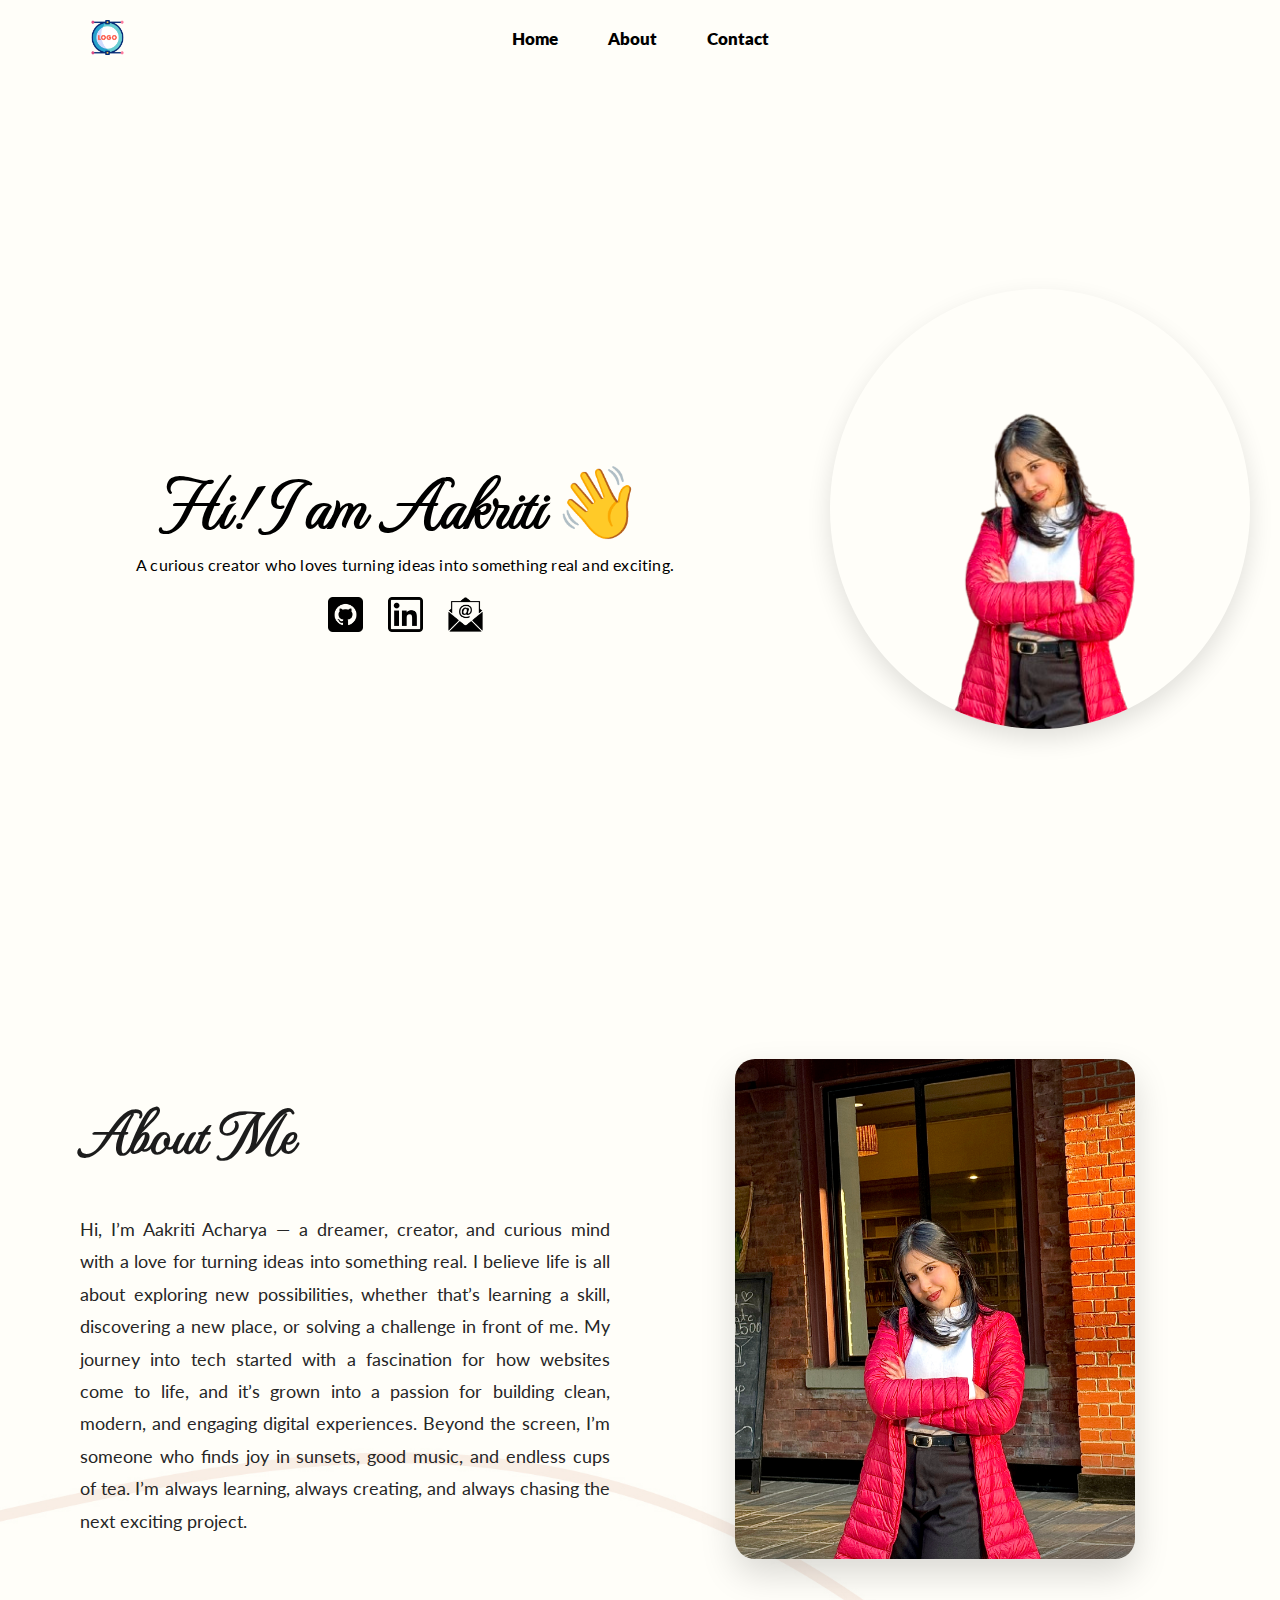
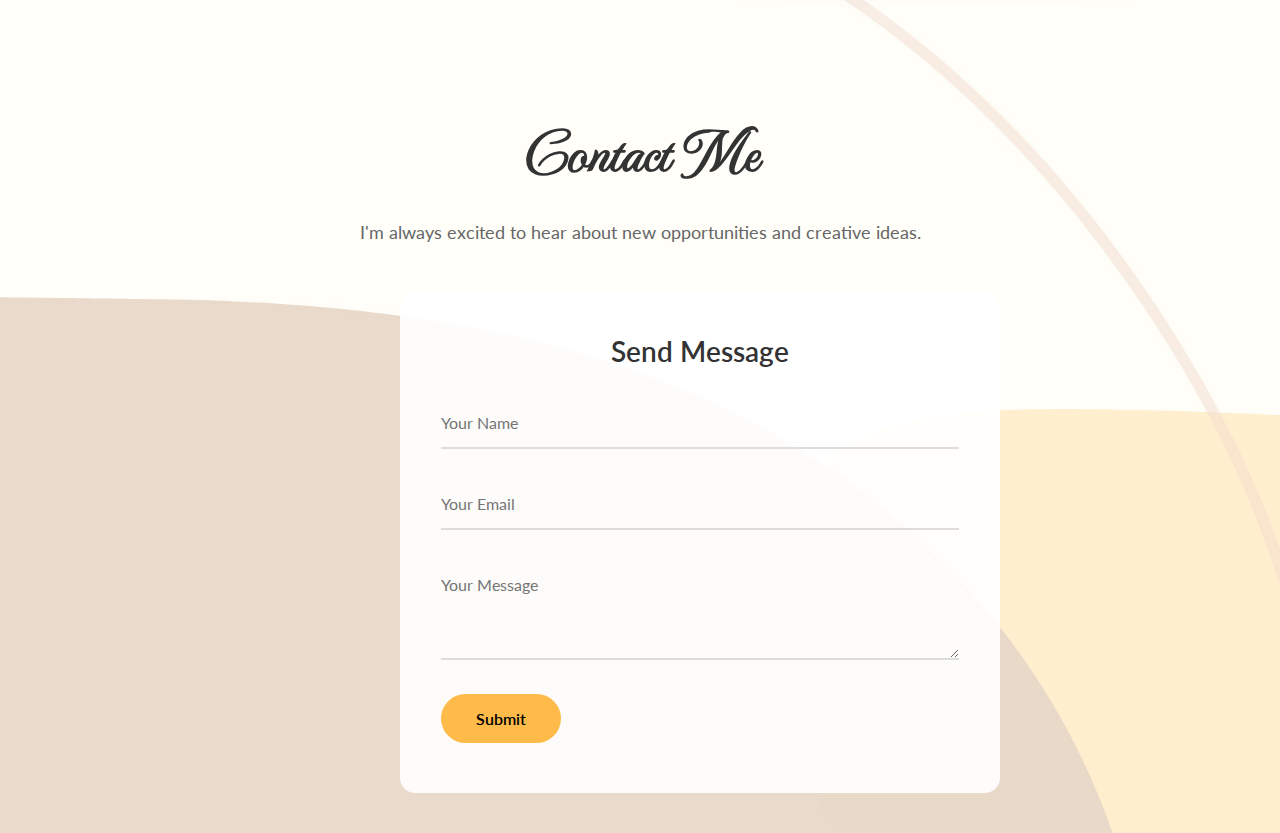
<file: index.html>
<!DOCTYPE html>
<html lang="en">

<head>
    <meta charset="UTF-8">
    <meta name="viewport" content="width=device-width, initial-scale=1.0">
    <title>My Portfolio</title>
    <link rel="stylesheet" href="./style.css">
</head>

<body>
    <!-- Navbar part -->
    <div class="wrap">
        <header class="header">
            <div class="header-left">
                <a href="index.html">
                    <img src="./logo.png" alt="logo" class="logo">
                </a>
            </div>

            <nav>
                <ul class="navbar">
                    <li> <a href="#home">Home</a></li>
                    <li> <a href="#about">About</a></li>
                    <!-- <li> <a href="#project">My Projects</a></li> -->
                    <li> <a href="#contact">Contact</a></li>
                </ul>
            </nav>

            <!-- <div class="header-right">
                    <a href="https://github.com/Aakriti077">
                        <img src="../IMG/github.png" alt="Github" class="icon">
                    </a>
            
                    <a href="https://www.linkedin.com/in/aakriti-acharya-805794278/">
                        <img src="../IMG/linkedin.png" alt="Linkedin" class="icon">
                    </a>
                
                    <a href="mailto:akritiacharya2015@gmail.com">
                        <img src="../IMG/email.png" alt="Email" class="icon">
                    </a>
            </div>       -->
        </header>

        <!-- main home part -->
        <main>
            <section id="home" class="my-information">
                <div class="text">
                    <h2> Hi! I am Aakriti 👋</h2>
                    <p>A curious creator who loves turning ideas into something real and exciting.
                    </p>
                    <div class="header-right">
                        <a href="https://github.com/Aakriti077" target="_blank">
                            <img src="./github.png" alt="Github" class="icon">
                        </a>

                        <a href="https://www.linkedin.com/in/aakriti-acharya-805794278/" target="_blank">
                            <img src="./linkedin.png" alt="Linkedin" class="icon">
                        </a>

                        <a href="mailto:akritiacharya2015@gmail.com" target="_blank">
                            <img src="./email.png" alt="Email" class="icon">
                        </a>
                    </div>
                </div>
                <div class="headshot">
                    <img src="./removebg.png" alt="My Photo" class="myphoto">
                </div>
            </section>

            <section id="about" class="about-me">
                <div class="about-content">
                    <div class="about-text">
                        <h2>About Me</h2>
                        <p>Hi, I’m Aakriti Acharya — a dreamer, creator, and curious mind with a love for turning ideas into something real. I
                        believe life is all about exploring new possibilities, whether that’s learning a skill, discovering a new place, or
                        solving a challenge in front of me. My journey into tech started with a fascination for how websites come to life, and
                        it’s grown into a passion for building clean, modern, and engaging digital experiences.
                        Beyond the screen, I’m someone who finds joy in sunsets, good music, and endless cups of tea. I’m always learning,
                        always creating, and always chasing the next exciting project.</p>
                    </div>
                    <div class="about-image">
                        <img src="./personal_img.jpeg" alt="About Me" class="about-photo">
                    </div>
                </div>
            </section>

            <!-- contact part -->
            <section id="contact" class="contact">
                <div class="content">
                    <h2>Contact Me</h2>
                    <p> I'm always excited to hear about new opportunities and creative ideas.</p>
                    <div class="container">
                        <!-- <div class="contactInfo">
                            <div class="box">
                                <div class="icon">
                                    <i class="fas fa-map-marker-alt"></i>
                                </div>
                                <div class="text">
                                    <h3>Address</h3>
                                    <p>Manamaiju, Kathmandu</p>
                                </div>
                            </div>
                            <div class="box">
                                <div class="icon">
                                    <i class="fas fa-phone"></i>
                                </div>
                                <div class="text">
                                    <h3>Phone</h3>
                                    <p>9841000000</p>
                                </div>
                            </div>
                            <div class="box">
                                <div class="icon">
                                    <i class="fas fa-envelope"></i>
                                </div>
                                <div class="text">
                                    <h3>Email</h3>
                                    <p>akritiacharya2015@gmail.com</p>
                                </div>
                            </div>
                        </div> -->
                        <div class="contactForm">
                            <form action="">
                                <h2>Send Message</h2>
                                <div class="inputBox">
                                    <input type="text" name="" placeholder="Your Name">
                                    <!-- <span>Full Name</span> -->
                                </div>
                                <div class="inputBox">
                                    <input type="email" name="" placeholder="Your Email" required>
                                    <!-- <span>Email</span> -->
                                </div>
                                <div class="inputBox">
                                    <textarea type="text" name="" required placeholder="Your Message"></textarea>
                                    <!-- <span>Your Message</span> -->
                                </div>
                                <div class="inputBox">
                                    <input type="submit" name="" value="Submit" required>
                                </div>
                            </form>
                        </div>
                    </div>
                </div>
            </section>
        </main>


    </div>
</body>

</html>
</file>
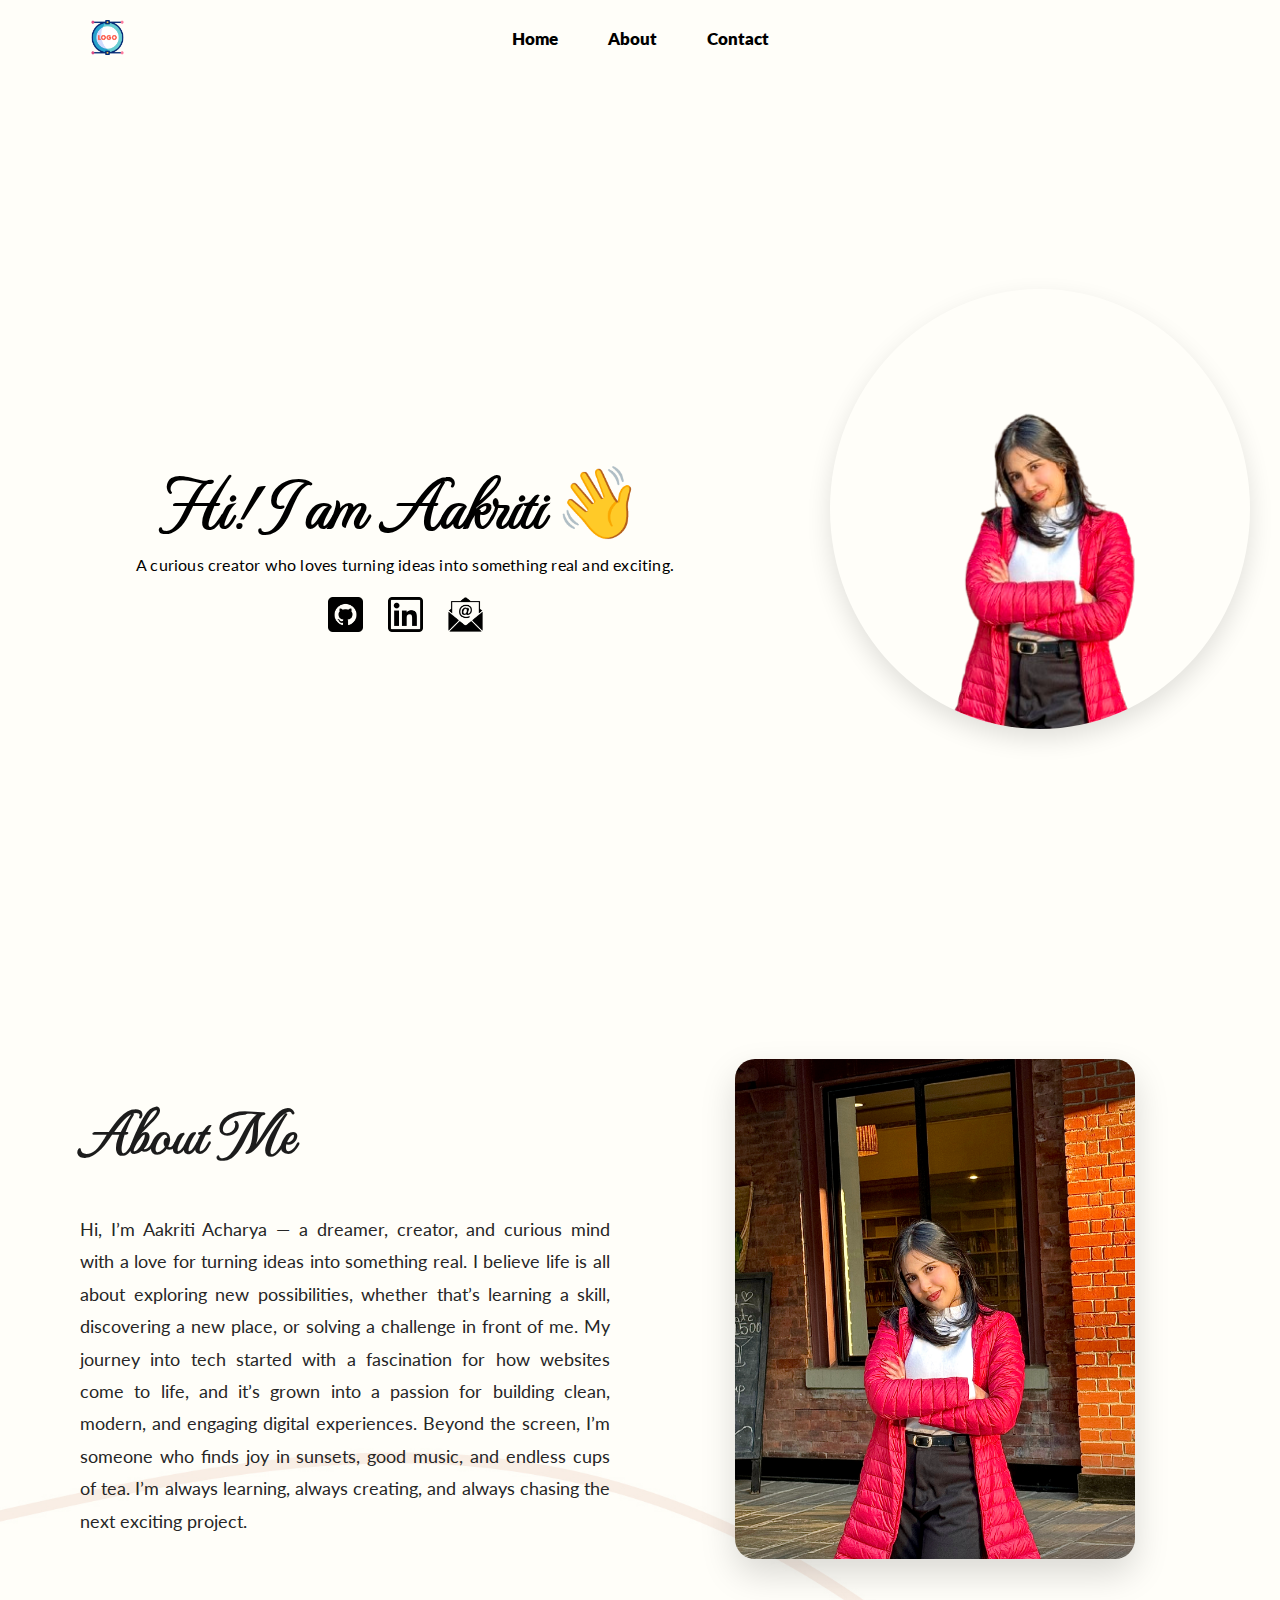
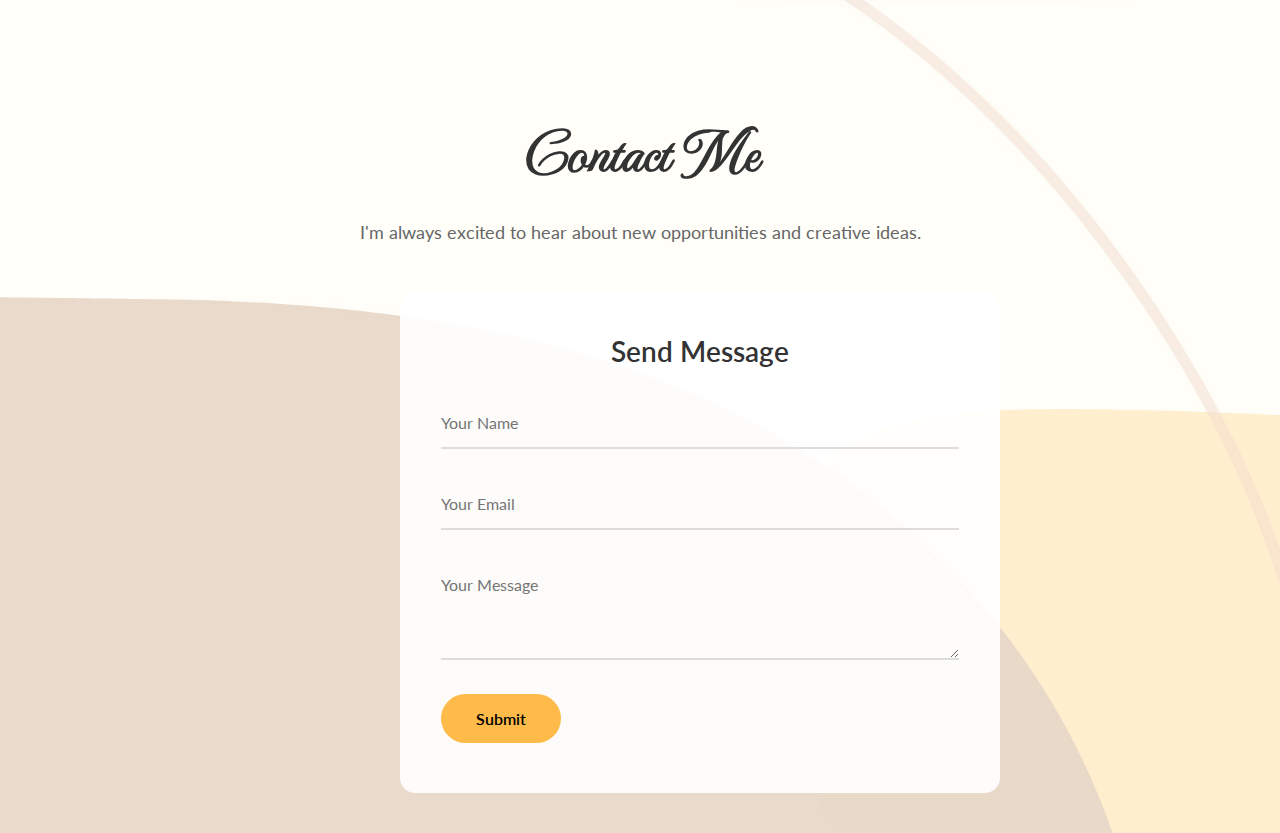
<file: HTML/index.html>
<!DOCTYPE html>
<html lang="en">

<head>
    <meta charset="UTF-8">
    <meta name="viewport" content="width=device-width, initial-scale=1.0">
    <title>My Portfolio</title>
    <link rel="stylesheet" href="../CSS/style.css">
</head>

<body>
    <!-- Navbar part -->
    <div class="wrap">
        <header class="header">
            <div class="header-left">
                <a href="index.html">
                    <img src="../IMG/logo.png" alt="logo" class="logo">
                </a>
            </div>

            <nav>
                <ul class="navbar">
                    <li> <a href="#home">Home</a></li>
                    <li> <a href="#about">About</a></li>
                    <!-- <li> <a href="#project">My Projects</a></li> -->
                    <li> <a href="#contact">Contact</a></li>
                </ul>
            </nav>

            <!-- <div class="header-right">
                    <a href="https://github.com/Aakriti077">
                        <img src="../IMG/github.png" alt="Github" class="icon">
                    </a>
            
                    <a href="https://www.linkedin.com/in/aakriti-acharya-805794278/">
                        <img src="../IMG/linkedin.png" alt="Linkedin" class="icon">
                    </a>
                
                    <a href="mailto:akritiacharya2015@gmail.com">
                        <img src="../IMG/email.png" alt="Email" class="icon">
                    </a>
            </div>       -->
        </header>

        <!-- main home part -->
        <main>
            <section id="home" class="my-information">
                <div class="text">
                    <h2> Hi! I am Aakriti 👋</h2>
                    <p>A curious creator who loves turning ideas into something real and exciting.
                    </p>
                    <div class="header-right">
                        <a href="https://github.com/Aakriti077" target="_blank">
                            <img src="../IMG/github.png" alt="Github" class="icon">
                        </a>

                        <a href="https://www.linkedin.com/in/aakriti-acharya-805794278/" target="_blank">
                            <img src="../IMG/linkedin.png" alt="Linkedin" class="icon">
                        </a>

                        <a href="mailto:akritiacharya2015@gmail.com" target="_blank">
                            <img src="../IMG/email.png" alt="Email" class="icon">
                        </a>
                    </div>
                </div>
                <div class="headshot">
                    <img src="../IMG/removebg.png" alt="My Photo" class="myphoto">
                </div>
            </section>

            <section id="about" class="about-me">
                <div class="about-content">
                    <div class="about-text">
                        <h2>About Me</h2>
                        <p>Hi, I’m Aakriti Acharya — a dreamer, creator, and curious mind with a love for turning ideas into something real. I
                        believe life is all about exploring new possibilities, whether that’s learning a skill, discovering a new place, or
                        solving a challenge in front of me. My journey into tech started with a fascination for how websites come to life, and
                        it’s grown into a passion for building clean, modern, and engaging digital experiences.
                        Beyond the screen, I’m someone who finds joy in sunsets, good music, and endless cups of tea. I’m always learning,
                        always creating, and always chasing the next exciting project.</p>
                    </div>
                    <div class="about-image">
                        <img src="../IMG/personal_img.jpeg" alt="About Me" class="about-photo">
                    </div>
                </div>
            </section>

            <!-- contact part -->
            <section id="contact" class="contact">
                <div class="content">
                    <h2>Contact Me</h2>
                    <p> I'm always excited to hear about new opportunities and creative ideas.</p>
                    <div class="container">
                        <!-- <div class="contactInfo">
                            <div class="box">
                                <div class="icon">
                                    <i class="fas fa-map-marker-alt"></i>
                                </div>
                                <div class="text">
                                    <h3>Address</h3>
                                    <p>Manamaiju, Kathmandu</p>
                                </div>
                            </div>
                            <div class="box">
                                <div class="icon">
                                    <i class="fas fa-phone"></i>
                                </div>
                                <div class="text">
                                    <h3>Phone</h3>
                                    <p>9841000000</p>
                                </div>
                            </div>
                            <div class="box">
                                <div class="icon">
                                    <i class="fas fa-envelope"></i>
                                </div>
                                <div class="text">
                                    <h3>Email</h3>
                                    <p>akritiacharya2015@gmail.com</p>
                                </div>
                            </div>
                        </div> -->
                        <div class="contactForm">
                            <form action="">
                                <h2>Send Message</h2>
                                <div class="inputBox">
                                    <input type="text" name="" placeholder="Your Name">
                                    <!-- <span>Full Name</span> -->
                                </div>
                                <div class="inputBox">
                                    <input type="email" name="" placeholder="Your Email" required>
                                    <!-- <span>Email</span> -->
                                </div>
                                <div class="inputBox">
                                    <textarea type="text" name="" required placeholder="Your Message"></textarea>
                                    <!-- <span>Your Message</span> -->
                                </div>
                                <div class="inputBox">
                                    <input type="submit" name="" value="Submit" required>
                                </div>
                            </form>
                        </div>
                    </div>
                </div>
            </section>
        </main>


    </div>
</body>

</html>
</file>
<file: style.css>
@import url('https://fonts.googleapis.com/css2?family=Libertinus+Sans:ital,wght@0,400;0,700;1,400&display=swap');
@import url('https://fonts.googleapis.com/css2?family=Fleur+De+Leah&family=Grey+Qo&family=MonteCarlo&display=swap');
@import url('https://fonts.googleapis.com/css2?family=Fleur+De+Leah&family=Grey+Qo&family=Lato:ital,wght@0,100;0,300;0,400;0,700;0,900;1,100;1,300;1,400;1,700;1,900&family=MonteCarlo&display=swap');
@import url('https://fonts.googleapis.com/css2?family=Lato:ital,wght@0,100;0,300;0,400;0,700;0,900;1,100;1,300;1,400;1,700;1,900&family=Mozilla+Text:wght@200..700&display=swap');

body {
    /* background-color: rgb(255, 255, 237); */
    background-image: url(./background.jpg);
    background-size: cover;
    margin: 0;
    min-height: 100%;
    background-position: center;
}

* {
    margin: 0;
    padding: 0;
    box-sizing: border-box;
}

/* navbar */
.logo {
    height: 35px;
    width: 35px;
    /* margin-top: 7px;
    margin-right: 20vh;
    margin-left: 3px;
    padding: 4px; */
}

.header {
    display: flex;
    justify-content: space-between;
    padding: 20px 90px;
    align-items: center;
    /* background-color: rgba(255, 201, 210, 0); */
    /* position: relative; */
    position: sticky;
    /* justify-content: center; */

}

.icon {
    height: 35px;
    cursor: pointer;
}

.navbar {
    display: flex;
    list-style: none;
    margin: -12px 0 0px 0;
    padding: 0;
    font-family: "Lato", sans-serif;
    font-size: 17px;
    font-weight: 800;
    font-style: normal;
    position: absolute;
    transform: translateX(-50%);
    left: 50%;
    gap: 50px;
}

.navbar li a {
    text-decoration: none;
    color: black;
}

.navbar li a:hover {
    transition: 4ms;
    color: rgb(252, 187, 73);
}

.header-right {
    margin-top: 0px;
    justify-content: center;
    display: flex;
    gap: 25px;
}

.header-right a img {
    transition: transform 0.3s ease;

}

.header-right a img:hover {
    transform: translateY(-3px);
}

/* body part */
.myphoto {
    height: 440px;
    width: 420px;
    margin-top: -10px;
    margin-bottom: 40px;
    border-radius: 50%;
    object-fit: cover;
    box-shadow: 0 10px 24px rgba(0, 0, 0, 0.12);
}

.my-information {
    display: flex;
    justify-content: space-between;
    padding: 10px 30px 0px 20px;
    align-items: center;
    gap: 40px;
    min-height: 100vh;
}

.my-information .text {
    flex: 5;
    padding: 20px;
}

.my-information .text h2 {
    font-family: "MonteCarlo", cursive;
    font-weight: bolder;
    font-style: normal;
    font-size: 70px;
    padding: 10px 20px 0px 10px;
    text-align: center;
}

.my-information .headshot {
    flex: 2.2;
    display: flex;
    justify-content: right;
}

.my-information .headshot img {
    border-radius: 50%;
}

.my-information .text p {
    line-height: 25px;
    text-align: center;
    letter-spacing: 0.2px;
    font-family: "Lato", sans-serif;
    font-weight: 400;
    font-style: normal;
    margin-top: -10px;
    margin-bottom: 20px;
}

.header-right {
    margin-top: 0px;
    justify-content: center;
    display: flex;
    gap: 25px;
}

/* contact */
.contact {
    position: relative;
}

/* about me section */
.about-me {
    padding: 80px 0;
    background: rgba(255, 255, 255, 0.1);
}

.about-content {
    max-width: 1200px;
    margin: 0 auto;
    padding: 0 40px;
    display: flex;
    align-items: center;
    gap: 60px;
}

.about-text {
    flex: 1;
}

.about-text h2 {
    font-family: "MonteCarlo", cursive;
    font-size: 60px;
    font-weight: bolder;
    margin-bottom: 30px;
    color: #1c1c1c;
    text-align: left;
}

.about-text p {
    font-family: "Lato", sans-serif;
    font-size: 18px;
    line-height: 1.8;
    color: #262626;
    text-align: justify;
    margin-bottom: 0;
}

.about-image {
    flex: 1;
    display: flex;
    justify-content: center;
}

.about-photo {
    width: 400px;
    height: 500px;
    object-fit: cover;
    border-radius: 20px;
    box-shadow: 0 15px 35px rgba(0, 0, 0, 0.15);
}

/* contact section*/
.contact {
    padding: 40px 0 20px 0;
    background: rgba(255, 255, 255, 0.05);
    min-height: 80vh;
    display: flex;
    align-items: center;
    justify-content: center;
}

.contact .content {
    margin: 0 auto;
    padding: 20px 40px;
    width: 100%;
}

.contact .content>h2 {
    font-family: "MonteCarlo", cursive;
    font-size: 60px;
    font-weight: bolder;
    text-align: center;
    margin-bottom: 20px;
    color: #333;
    display: block;
    visibility: visible;
    opacity: 1;
    position: relative;
    /* z-index: 10; */
}

.contact .content>p {
    font-family: "Lato", sans-serif;
    font-size: 18px;
    text-align: center;
    color: #666;
    margin-bottom: 50px;
    max-width: 600px;
    margin-left: auto;
    margin-right: auto;
}

.contact .container {

    gap: 60px;
    align-items: flex-start;
}

.contactForm {
    height: 500px;
    width: 600px;
    background: rgba(255, 255, 255, 0.9);
    padding: 40px;
    border-radius: 15px;
    margin-left: 30%;
    justify-content: center;
    border: 1px solid rgba(255, 255, 255, 0.2);
    box-shadow: #666;
}

.contactForm h2 {
    font-family: "Lato", sans-serif;
    font-size: 28px;
    font-weight: 600;
    text-align: center;
    margin-bottom: 30px;
    color: #333;
}

.contactForm .inputBox {
    
    margin-bottom: 30px;
}

.contactForm .inputBox input,
.contactForm .inputBox textarea {
    width: 100%;
    padding: 15px 0;
    font-size: 16px;
    border: none;
    border-bottom: 2px solid #ddd;
    outline: none;
    background: transparent;
    font-family: "Lato", sans-serif;
    
}

.contactForm .inputBox textarea {
    min-height: 100px;
    resize: vertical; 
} 


.contactForm .inputBox input[type="submit"] {
    background-color: #ffbb49;
    color: rgb(0, 0, 0);
    border: none;
    border-radius: 25px;
    padding: 15px 30px;
    font-size: 16px;
    font-weight: 600;
    cursor: pointer;
    transition: all 0.3s ease;
    width: auto;
    min-width: 120px;
}

.contactForm .inputBox input[type="submit"]:hover {
    transform: translateY(-2px);

}
</file>
<file: CSS/style.css>
@import url('https://fonts.googleapis.com/css2?family=Libertinus+Sans:ital,wght@0,400;0,700;1,400&display=swap');
@import url('https://fonts.googleapis.com/css2?family=Fleur+De+Leah&family=Grey+Qo&family=MonteCarlo&display=swap');
@import url('https://fonts.googleapis.com/css2?family=Fleur+De+Leah&family=Grey+Qo&family=Lato:ital,wght@0,100;0,300;0,400;0,700;0,900;1,100;1,300;1,400;1,700;1,900&family=MonteCarlo&display=swap');
@import url('https://fonts.googleapis.com/css2?family=Lato:ital,wght@0,100;0,300;0,400;0,700;0,900;1,100;1,300;1,400;1,700;1,900&family=Mozilla+Text:wght@200..700&display=swap');

body {
    /* background-color: rgb(255, 255, 237); */
    background-image: url(../IMG/background.jpg);
    background-size: cover;
    margin: 0;
    min-height: 100%;
    background-position: center;
}

* {
    margin: 0;
    padding: 0;
    box-sizing: border-box;
}

/* navbar */
.logo {
    height: 35px;
    width: 35px;
    /* margin-top: 7px;
    margin-right: 20vh;
    margin-left: 3px;
    padding: 4px; */
}

.header {
    display: flex;
    justify-content: space-between;
    padding: 20px 90px;
    align-items: center;
    /* background-color: rgba(255, 201, 210, 0); */
    /* position: relative; */
    position: sticky;
    /* justify-content: center; */

}

.icon {
    height: 35px;
    cursor: pointer;
}

.navbar {
    display: flex;
    list-style: none;
    margin: -12px 0 0px 0;
    padding: 0;
    font-family: "Lato", sans-serif;
    font-size: 17px;
    font-weight: 800;
    font-style: normal;
    position: absolute;
    transform: translateX(-50%);
    left: 50%;
    gap: 50px;
}

.navbar li a {
    text-decoration: none;
    color: black;
}

.navbar li a:hover {
    transition: 4ms;
    color: rgb(252, 187, 73);
}

.header-right {
    margin-top: 0px;
    justify-content: center;
    display: flex;
    gap: 25px;
}

.header-right a img {
    transition: transform 0.3s ease;

}

.header-right a img:hover {
    transform: translateY(-3px);
}

/* body part */
.myphoto {
    height: 440px;
    width: 420px;
    margin-top: -10px;
    margin-bottom: 40px;
    border-radius: 50%;
    object-fit: cover;
    box-shadow: 0 10px 24px rgba(0, 0, 0, 0.12);
}

.my-information {
    display: flex;
    justify-content: space-between;
    padding: 10px 30px 0px 20px;
    align-items: center;
    gap: 40px;
    min-height: 100vh;
}

.my-information .text {
    flex: 5;
    padding: 20px;
}

.my-information .text h2 {
    font-family: "MonteCarlo", cursive;
    font-weight: bolder;
    font-style: normal;
    font-size: 70px;
    padding: 10px 20px 0px 10px;
    text-align: center;
}

.my-information .headshot {
    flex: 2.2;
    display: flex;
    justify-content: right;
}

.my-information .headshot img {
    border-radius: 50%;
}

.my-information .text p {
    line-height: 25px;
    text-align: center;
    letter-spacing: 0.2px;
    font-family: "Lato", sans-serif;
    font-weight: 400;
    font-style: normal;
    margin-top: -10px;
    margin-bottom: 20px;
}

.header-right {
    margin-top: 0px;
    justify-content: center;
    display: flex;
    gap: 25px;
}

/* contact */
.contact {
    position: relative;
}

/* about me section */
.about-me {
    padding: 80px 0;
    background: rgba(255, 255, 255, 0.1);
}

.about-content {
    max-width: 1200px;
    margin: 0 auto;
    padding: 0 40px;
    display: flex;
    align-items: center;
    gap: 60px;
}

.about-text {
    flex: 1;
}

.about-text h2 {
    font-family: "MonteCarlo", cursive;
    font-size: 60px;
    font-weight: bolder;
    margin-bottom: 30px;
    color: #1c1c1c;
    text-align: left;
}

.about-text p {
    font-family: "Lato", sans-serif;
    font-size: 18px;
    line-height: 1.8;
    color: #262626;
    text-align: justify;
    margin-bottom: 0;
}

.about-image {
    flex: 1;
    display: flex;
    justify-content: center;
}

.about-photo {
    width: 400px;
    height: 500px;
    object-fit: cover;
    border-radius: 20px;
    box-shadow: 0 15px 35px rgba(0, 0, 0, 0.15);
}

/* contact section*/
.contact {
    padding: 40px 0 20px 0;
    background: rgba(255, 255, 255, 0.05);
    min-height: 80vh;
    display: flex;
    align-items: center;
    justify-content: center;
}

.contact .content {
    margin: 0 auto;
    padding: 20px 40px;
    width: 100%;
}

.contact .content>h2 {
    font-family: "MonteCarlo", cursive;
    font-size: 60px;
    font-weight: bolder;
    text-align: center;
    margin-bottom: 20px;
    color: #333;
    display: block;
    visibility: visible;
    opacity: 1;
    position: relative;
    /* z-index: 10; */
}

.contact .content>p {
    font-family: "Lato", sans-serif;
    font-size: 18px;
    text-align: center;
    color: #666;
    margin-bottom: 50px;
    max-width: 600px;
    margin-left: auto;
    margin-right: auto;
}

.contact .container {

    gap: 60px;
    align-items: flex-start;
}

.contactForm {
    height: 500px;
    width: 600px;
    background: rgba(255, 255, 255, 0.9);
    padding: 40px;
    border-radius: 15px;
    margin-left: 30%;
    justify-content: center;
    border: 1px solid rgba(255, 255, 255, 0.2);
    box-shadow: #666;
}

.contactForm h2 {
    font-family: "Lato", sans-serif;
    font-size: 28px;
    font-weight: 600;
    text-align: center;
    margin-bottom: 30px;
    color: #333;
}

.contactForm .inputBox {
    
    margin-bottom: 30px;
}

.contactForm .inputBox input,
.contactForm .inputBox textarea {
    width: 100%;
    padding: 15px 0;
    font-size: 16px;
    border: none;
    border-bottom: 2px solid #ddd;
    outline: none;
    background: transparent;
    font-family: "Lato", sans-serif;
    
}

.contactForm .inputBox textarea {
    min-height: 100px;
    resize: vertical; 
} 


.contactForm .inputBox input[type="submit"] {
    background-color: #ffbb49;
    color: rgb(0, 0, 0);
    border: none;
    border-radius: 25px;
    padding: 15px 30px;
    font-size: 16px;
    font-weight: 600;
    cursor: pointer;
    transition: all 0.3s ease;
    width: auto;
    min-width: 120px;
}

.contactForm .inputBox input[type="submit"]:hover {
    transform: translateY(-2px);

}
</file>
